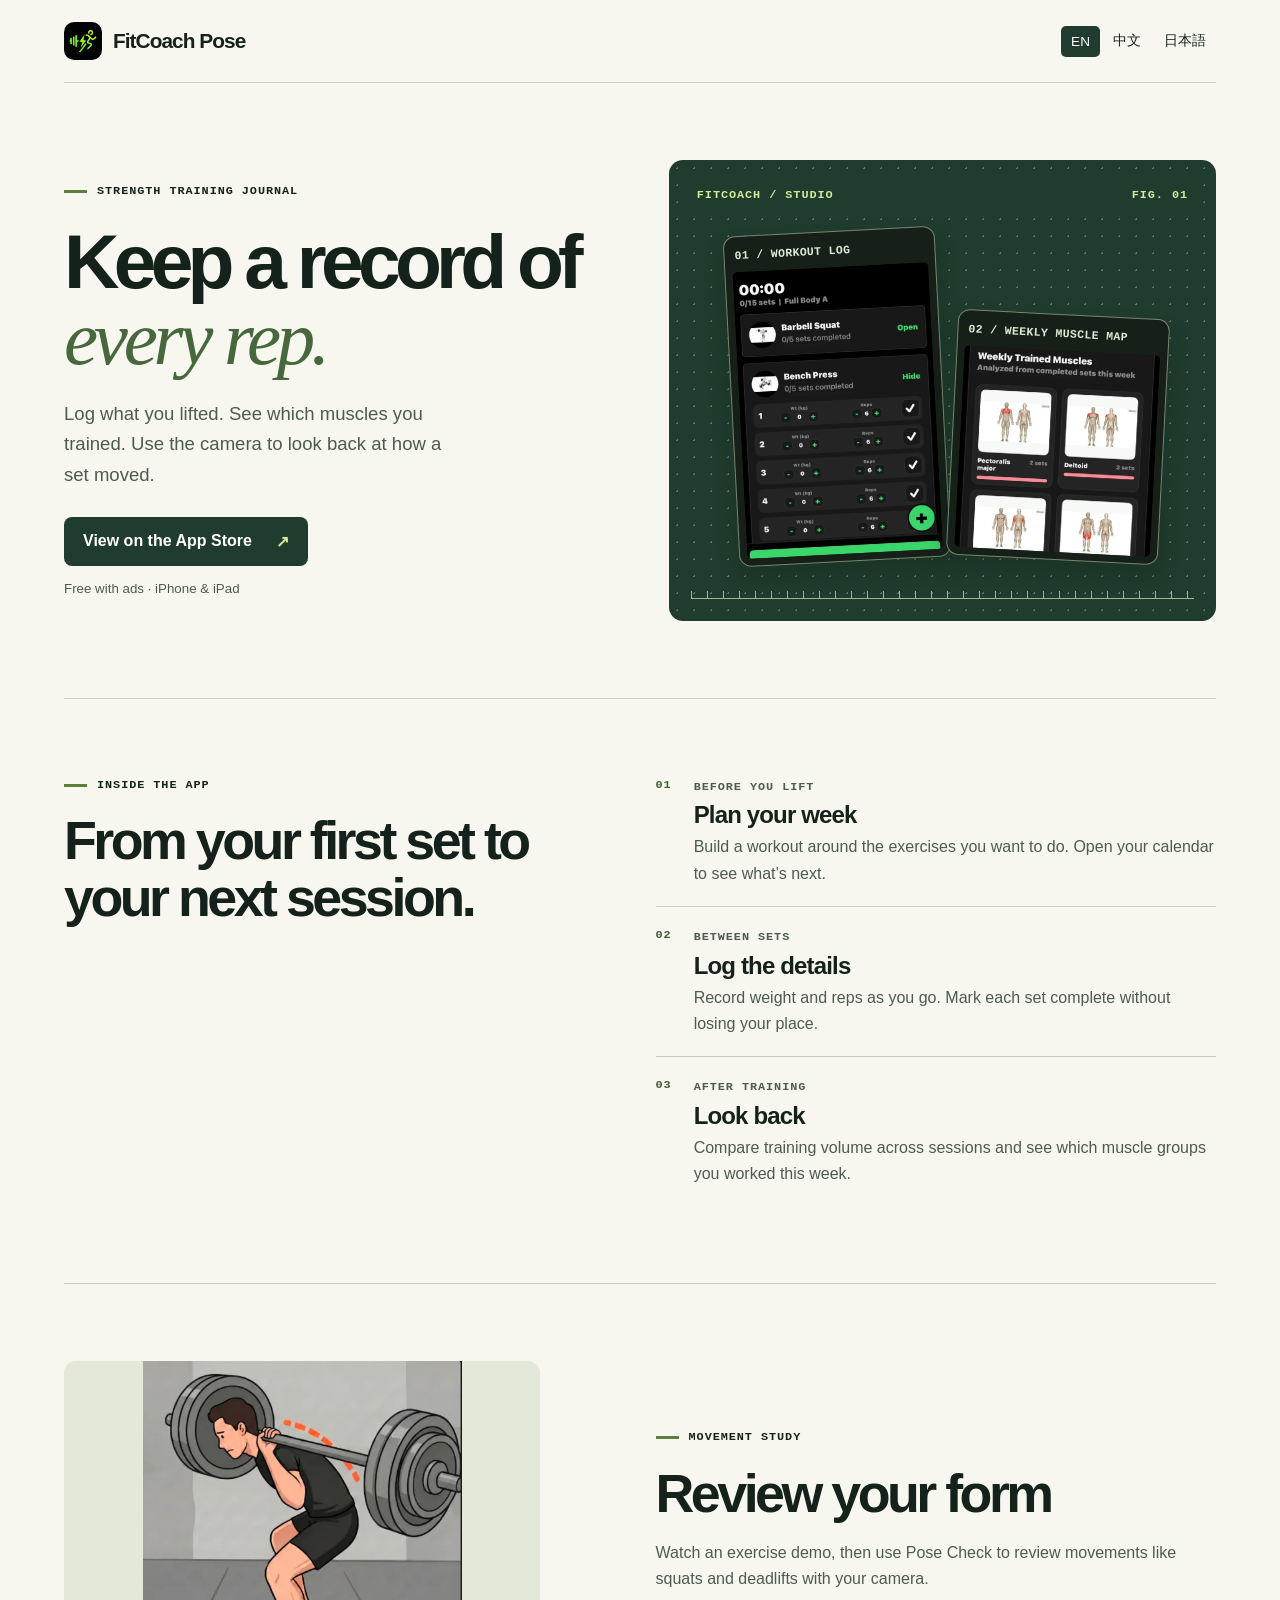
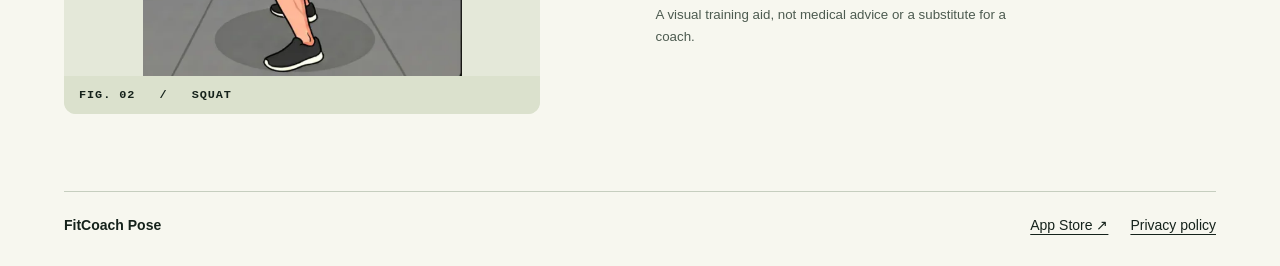
<file: index.html>
<!doctype html>
<html lang="en">
<head>
<meta charset="utf-8"><meta name="viewport" content="width=device-width,initial-scale=1">
<title>FitCoach Pose | Strength training log & form review</title><meta name="description" content="A strength training log for iPhone and iPad. Plan workouts, record sets, and review your form and weekly muscle activity.">
<link rel="canonical" href="https://woojingyuan.github.io/">
<link rel="alternate" hreflang="en" href="https://woojingyuan.github.io/">
<link rel="alternate" hreflang="zh-CN" href="https://woojingyuan.github.io/zh.html">
<link rel="alternate" hreflang="ja" href="https://woojingyuan.github.io/ja.html">
<meta property="og:title" content="FitCoach Pose | Strength training log & form review"><meta property="og:description" content="A strength training log for iPhone and iPad. Plan workouts, record sets, and review your form and weekly muscle activity.">
<link rel="icon" href="media/icon.png"><link rel="stylesheet" href="site.css">
</head><body>
<header class="wrap"><a class="brand" href="index.html"><img src="media/icon.png" width="38" height="38" alt=""> FitCoach Pose</a>
<nav aria-label="Language"><a lang="en" hreflang="en" href="index.html" aria-current="page">EN</a><a lang="zh-CN" hreflang="zh-CN" href="zh.html">中文</a><a lang="ja" hreflang="ja" href="ja.html">日本語</a></nav></header>
<main>
<section class="hero wrap"><div class="lead"><span class="kicker"><i></i>Strength training journal</span><h1>Keep a record of<br><em>every rep.</em></h1><p>Log what you lifted. See which muscles you trained. Use the camera to look back at how a set moved.</p><a class="cta" href="https://apps.apple.com/app/id6791921895">View on the App Store <b aria-hidden="true">↗</b></a><small>Free with ads · iPhone & iPad</small></div>
<div class="specimen"><div class="caption"><span>FITCOACH / STUDIO</span><span>FIG. 01</span></div>
<div class="views"><figure class="log"><figcaption>01 / Workout log</figcaption><img src="media/session.webp" width="566" height="832" alt="Training log showing exercises and sets"></figure><figure class="map"><figcaption>02 / Weekly muscle map</figcaption><img src="media/muscles.webp" width="566" height="586" alt="Muscle groups worked during the week"></figure></div>
<div class="ruler" aria-hidden="true"></div></div></section>
<section class="features wrap" id="features"><div><span class="kicker"><i></i>Inside the app</span><h2>From your first set to your next session.</h2></div>
<ol><li><span class="num">01</span><div><span class="eyebrow">Before you lift</span><h3>Plan your week</h3><p>Build a workout around the exercises you want to do. Open your calendar to see what’s next.</p></div></li><li><span class="num">02</span><div><span class="eyebrow">Between sets</span><h3>Log the details</h3><p>Record weight and reps as you go. Mark each set complete without losing your place.</p></div></li><li><span class="num">03</span><div><span class="eyebrow">After training</span><h3>Look back</h3><p>Compare training volume across sessions and see which muscle groups you worked this week.</p></div></li></ol></section>
<section class="study wrap"><figure><img loading="lazy" src="media/squat.webp" width="512" height="505" alt="Illustration from the squat form review"><figcaption>FIG. 02 &nbsp; / &nbsp; SQUAT</figcaption></figure><div><span class="kicker"><i></i>Movement study</span><h2>Review your form</h2><p>Watch an exercise demo, then use Pose Check to review movements like squats and deadlifts with your camera.</p><small>A visual training aid, not medical advice or a substitute for a coach.</small></div></section>
</main><footer class="wrap"><strong>FitCoach Pose</strong><a href="https://apps.apple.com/app/id6791921895">App Store ↗</a><a href="/fitcoach-privacy/">Privacy policy</a></footer>
</body></html>
</file>
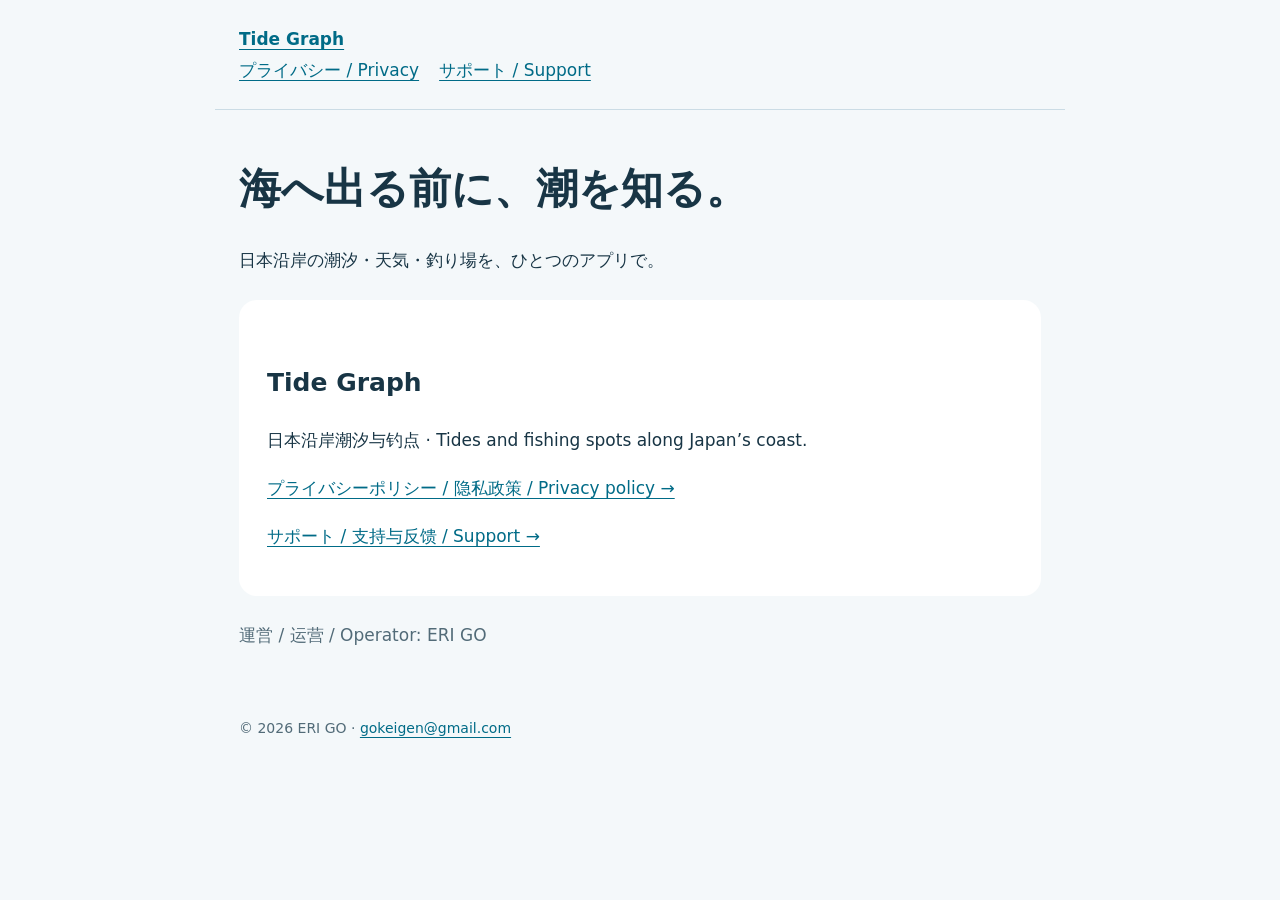
<file: tidegraph/index.html>
<!doctype html><html lang="ja"><head><meta charset="utf-8"><meta name="viewport" content="width=device-width,initial-scale=1"><meta name="description" content="Tide Graph — ERI GO. プライバシーポリシーとサポート / 隐私政策与支持 / Privacy and support"><title>Tide Graph · Tide Graph</title><link rel="stylesheet" href="site.css"></head><body><header><strong><a href="index.html">Tide Graph</a></strong><nav aria-label="Navigation"><a href="privacy.html">プライバシー / Privacy</a><a href="support.html">サポート / Support</a></nav></header><main><h1>海へ出る前に、潮を知る。</h1><p>日本沿岸の潮汐・天気・釣り場を、ひとつのアプリで。</p><section><h2>Tide Graph</h2><p>日本沿岸潮汐与钓点 · Tides and fishing spots along Japan’s coast.</p><p><a href="privacy.html">プライバシーポリシー / 隐私政策 / Privacy policy →</a></p><p><a href="support.html">サポート / 支持与反馈 / Support →</a></p></section><p class="muted">運営 / 运营 / Operator: ERI GO</p></main><footer>© 2026 ERI GO · <a href="mailto:gokeigen@gmail.com">gokeigen@gmail.com</a></footer></body></html>
</file>
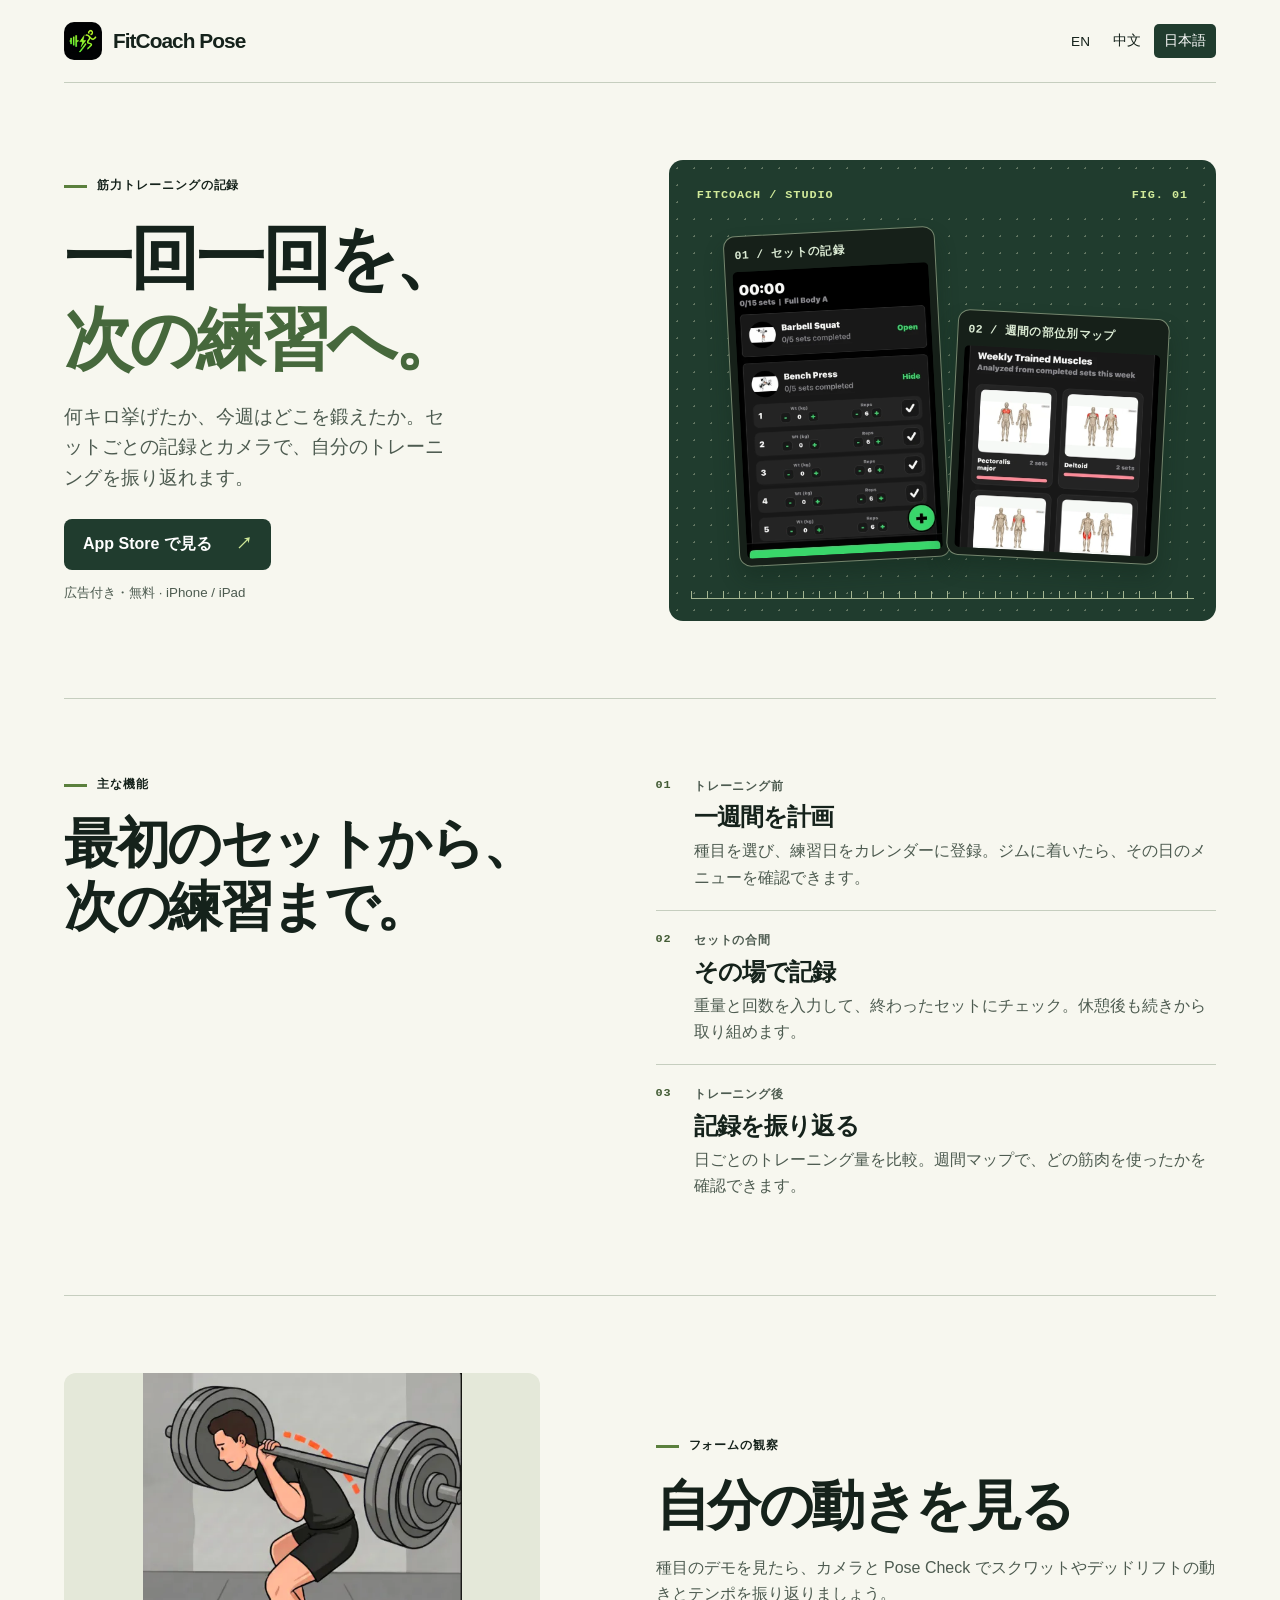
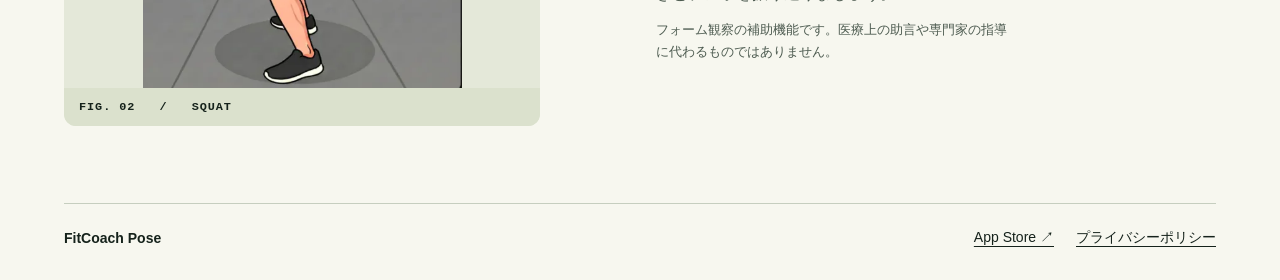
<file: ja.html>
<!doctype html>
<html lang="ja">
<head>
<meta charset="utf-8"><meta name="viewport" content="width=device-width,initial-scale=1">
<title>FitCoach Pose｜筋トレ記録とフォームチェック</title><meta name="description" content="iPhone・iPad のための筋トレ記録アプリ。メニューの計画からセットの記録、フォームや部位別の振り返りまで。">
<link rel="canonical" href="https://woojingyuan.github.io/ja.html">
<link rel="alternate" hreflang="en" href="https://woojingyuan.github.io/">
<link rel="alternate" hreflang="zh-CN" href="https://woojingyuan.github.io/zh.html">
<link rel="alternate" hreflang="ja" href="https://woojingyuan.github.io/ja.html">
<meta property="og:title" content="FitCoach Pose｜筋トレ記録とフォームチェック"><meta property="og:description" content="iPhone・iPad のための筋トレ記録アプリ。メニューの計画からセットの記録、フォームや部位別の振り返りまで。">
<link rel="icon" href="media/icon.png"><link rel="stylesheet" href="site.css">
</head><body>
<header class="wrap"><a class="brand" href="ja.html"><img src="media/icon.png" width="38" height="38" alt=""> FitCoach Pose</a>
<nav aria-label="Language"><a lang="en" hreflang="en" href="index.html">EN</a><a lang="zh-CN" hreflang="zh-CN" href="zh.html">中文</a><a lang="ja" hreflang="ja" href="ja.html" aria-current="page">日本語</a></nav></header>
<main>
<section class="hero wrap"><div class="lead"><span class="kicker"><i></i>筋力トレーニングの記録</span><h1>一回一回を、<br><em>次の練習へ。</em></h1><p>何キロ挙げたか、今週はどこを鍛えたか。セットごとの記録とカメラで、自分のトレーニングを振り返れます。</p><a class="cta" href="https://apps.apple.com/app/id6791921895">App Store で見る <b aria-hidden="true">↗</b></a><small>広告付き・無料 · iPhone / iPad</small></div>
<div class="specimen"><div class="caption"><span>FITCOACH / STUDIO</span><span>FIG. 01</span></div>
<div class="views"><figure class="log"><figcaption>01 / セットの記録</figcaption><img src="media/session.webp" width="566" height="832" alt="種目とセットのトレーニング記録"></figure><figure class="map"><figcaption>02 / 週間の部位別マップ</figcaption><img src="media/muscles.webp" width="566" height="586" alt="今週鍛えた筋肉のマップ"></figure></div>
<div class="ruler" aria-hidden="true"></div></div></section>
<section class="features wrap" id="features"><div><span class="kicker"><i></i>主な機能</span><h2>最初のセットから、次の練習まで。</h2></div>
<ol><li><span class="num">01</span><div><span class="eyebrow">トレーニング前</span><h3>一週間を計画</h3><p>種目を選び、練習日をカレンダーに登録。ジムに着いたら、その日のメニューを確認できます。</p></div></li><li><span class="num">02</span><div><span class="eyebrow">セットの合間</span><h3>その場で記録</h3><p>重量と回数を入力して、終わったセットにチェック。休憩後も続きから取り組めます。</p></div></li><li><span class="num">03</span><div><span class="eyebrow">トレーニング後</span><h3>記録を振り返る</h3><p>日ごとのトレーニング量を比較。週間マップで、どの筋肉を使ったかを確認できます。</p></div></li></ol></section>
<section class="study wrap"><figure><img loading="lazy" src="media/squat.webp" width="512" height="505" alt="スクワットのフォームを示すアプリ内のイラスト"><figcaption>FIG. 02 &nbsp; / &nbsp; SQUAT</figcaption></figure><div><span class="kicker"><i></i>フォームの観察</span><h2>自分の動きを見る</h2><p>種目のデモを見たら、カメラと Pose Check でスクワットやデッドリフトの動きとテンポを振り返りましょう。</p><small>フォーム観察の補助機能です。医療上の助言や専門家の指導に代わるものではありません。</small></div></section>
</main><footer class="wrap"><strong>FitCoach Pose</strong><a href="https://apps.apple.com/app/id6791921895">App Store ↗</a><a href="/fitcoach-privacy/">プライバシーポリシー</a></footer>
</body></html>
</file>
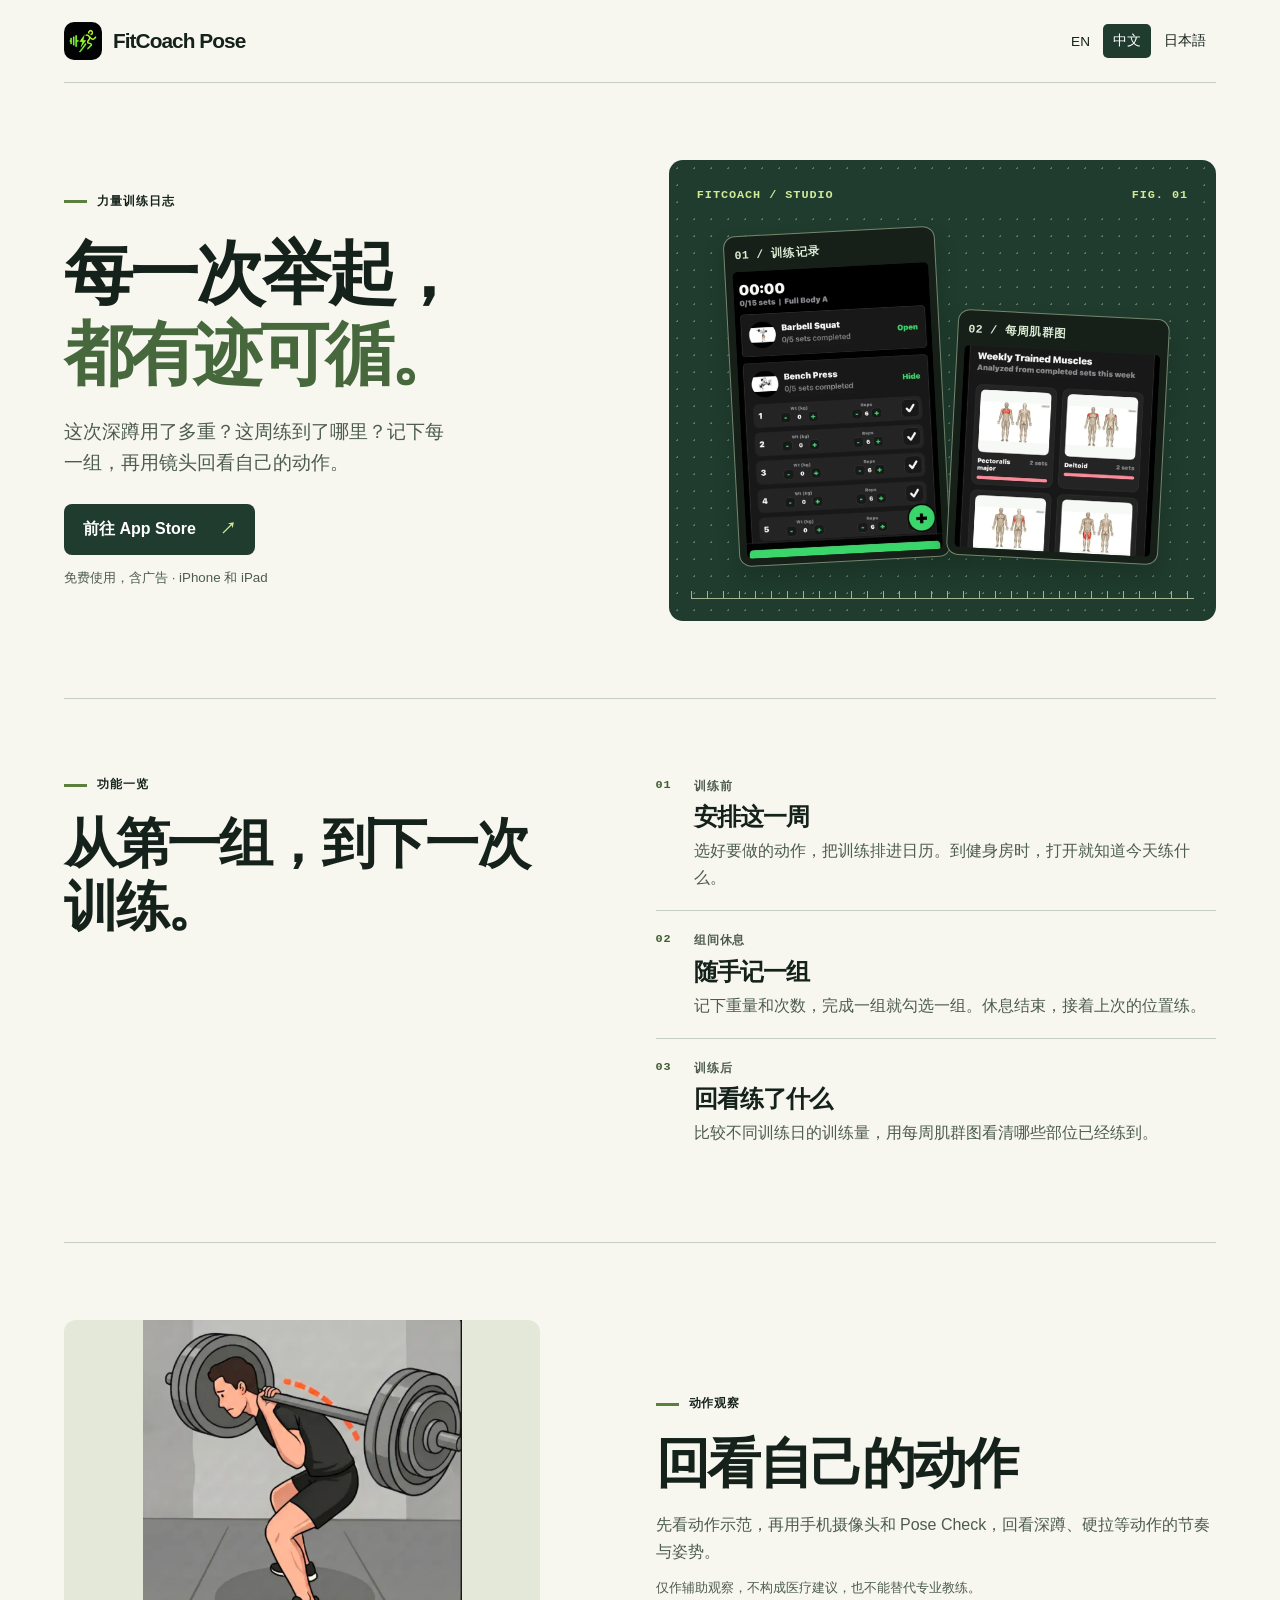
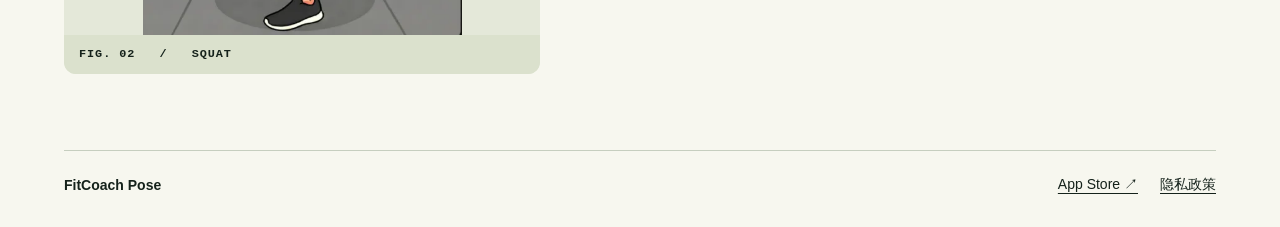
<file: zh.html>
<!doctype html>
<html lang="zh-CN">
<head>
<meta charset="utf-8"><meta name="viewport" content="width=device-width,initial-scale=1">
<title>FitCoach Pose｜力量训练记录与动作回看</title><meta name="description" content="为 iPhone 和 iPad 设计的力量训练日志。安排训练、记录每组重量与次数，回看动作和一周的肌群分布。">
<link rel="canonical" href="https://woojingyuan.github.io/zh.html">
<link rel="alternate" hreflang="en" href="https://woojingyuan.github.io/">
<link rel="alternate" hreflang="zh-CN" href="https://woojingyuan.github.io/zh.html">
<link rel="alternate" hreflang="ja" href="https://woojingyuan.github.io/ja.html">
<meta property="og:title" content="FitCoach Pose｜力量训练记录与动作回看"><meta property="og:description" content="为 iPhone 和 iPad 设计的力量训练日志。安排训练、记录每组重量与次数，回看动作和一周的肌群分布。">
<link rel="icon" href="media/icon.png"><link rel="stylesheet" href="site.css">
</head><body>
<header class="wrap"><a class="brand" href="zh.html"><img src="media/icon.png" width="38" height="38" alt=""> FitCoach Pose</a>
<nav aria-label="Language"><a lang="en" hreflang="en" href="index.html">EN</a><a lang="zh-CN" hreflang="zh-CN" href="zh.html" aria-current="page">中文</a><a lang="ja" hreflang="ja" href="ja.html">日本語</a></nav></header>
<main>
<section class="hero wrap"><div class="lead"><span class="kicker"><i></i>力量训练日志</span><h1>每一次举起，<br><em>都有迹可循。</em></h1><p>这次深蹲用了多重？这周练到了哪里？记下每一组，再用镜头回看自己的动作。</p><a class="cta" href="https://apps.apple.com/app/id6791921895">前往 App Store <b aria-hidden="true">↗</b></a><small>免费使用，含广告 · iPhone 和 iPad</small></div>
<div class="specimen"><div class="caption"><span>FITCOACH / STUDIO</span><span>FIG. 01</span></div>
<div class="views"><figure class="log"><figcaption>01 / 训练记录</figcaption><img src="media/session.webp" width="566" height="832" alt="显示训练动作与组数的记录页面"></figure><figure class="map"><figcaption>02 / 每周肌群图</figcaption><img src="media/muscles.webp" width="566" height="586" alt="本周训练涉及的肌群"></figure></div>
<div class="ruler" aria-hidden="true"></div></div></section>
<section class="features wrap" id="features"><div><span class="kicker"><i></i>功能一览</span><h2>从第一组，到下一次训练。</h2></div>
<ol><li><span class="num">01</span><div><span class="eyebrow">训练前</span><h3>安排这一周</h3><p>选好要做的动作，把训练排进日历。到健身房时，打开就知道今天练什么。</p></div></li><li><span class="num">02</span><div><span class="eyebrow">组间休息</span><h3>随手记一组</h3><p>记下重量和次数，完成一组就勾选一组。休息结束，接着上次的位置练。</p></div></li><li><span class="num">03</span><div><span class="eyebrow">训练后</span><h3>回看练了什么</h3><p>比较不同训练日的训练量，用每周肌群图看清哪些部位已经练到。</p></div></li></ol></section>
<section class="study wrap"><figure><img loading="lazy" src="media/squat.webp" width="512" height="505" alt="App 内用于深蹲姿势观察的插图"><figcaption>FIG. 02 &nbsp; / &nbsp; SQUAT</figcaption></figure><div><span class="kicker"><i></i>动作观察</span><h2>回看自己的动作</h2><p>先看动作示范，再用手机摄像头和 Pose Check，回看深蹲、硬拉等动作的节奏与姿势。</p><small>仅作辅助观察，不构成医疗建议，也不能替代专业教练。</small></div></section>
</main><footer class="wrap"><strong>FitCoach Pose</strong><a href="https://apps.apple.com/app/id6791921895">App Store ↗</a><a href="/fitcoach-privacy/">隐私政策</a></footer>
</body></html>
</file>
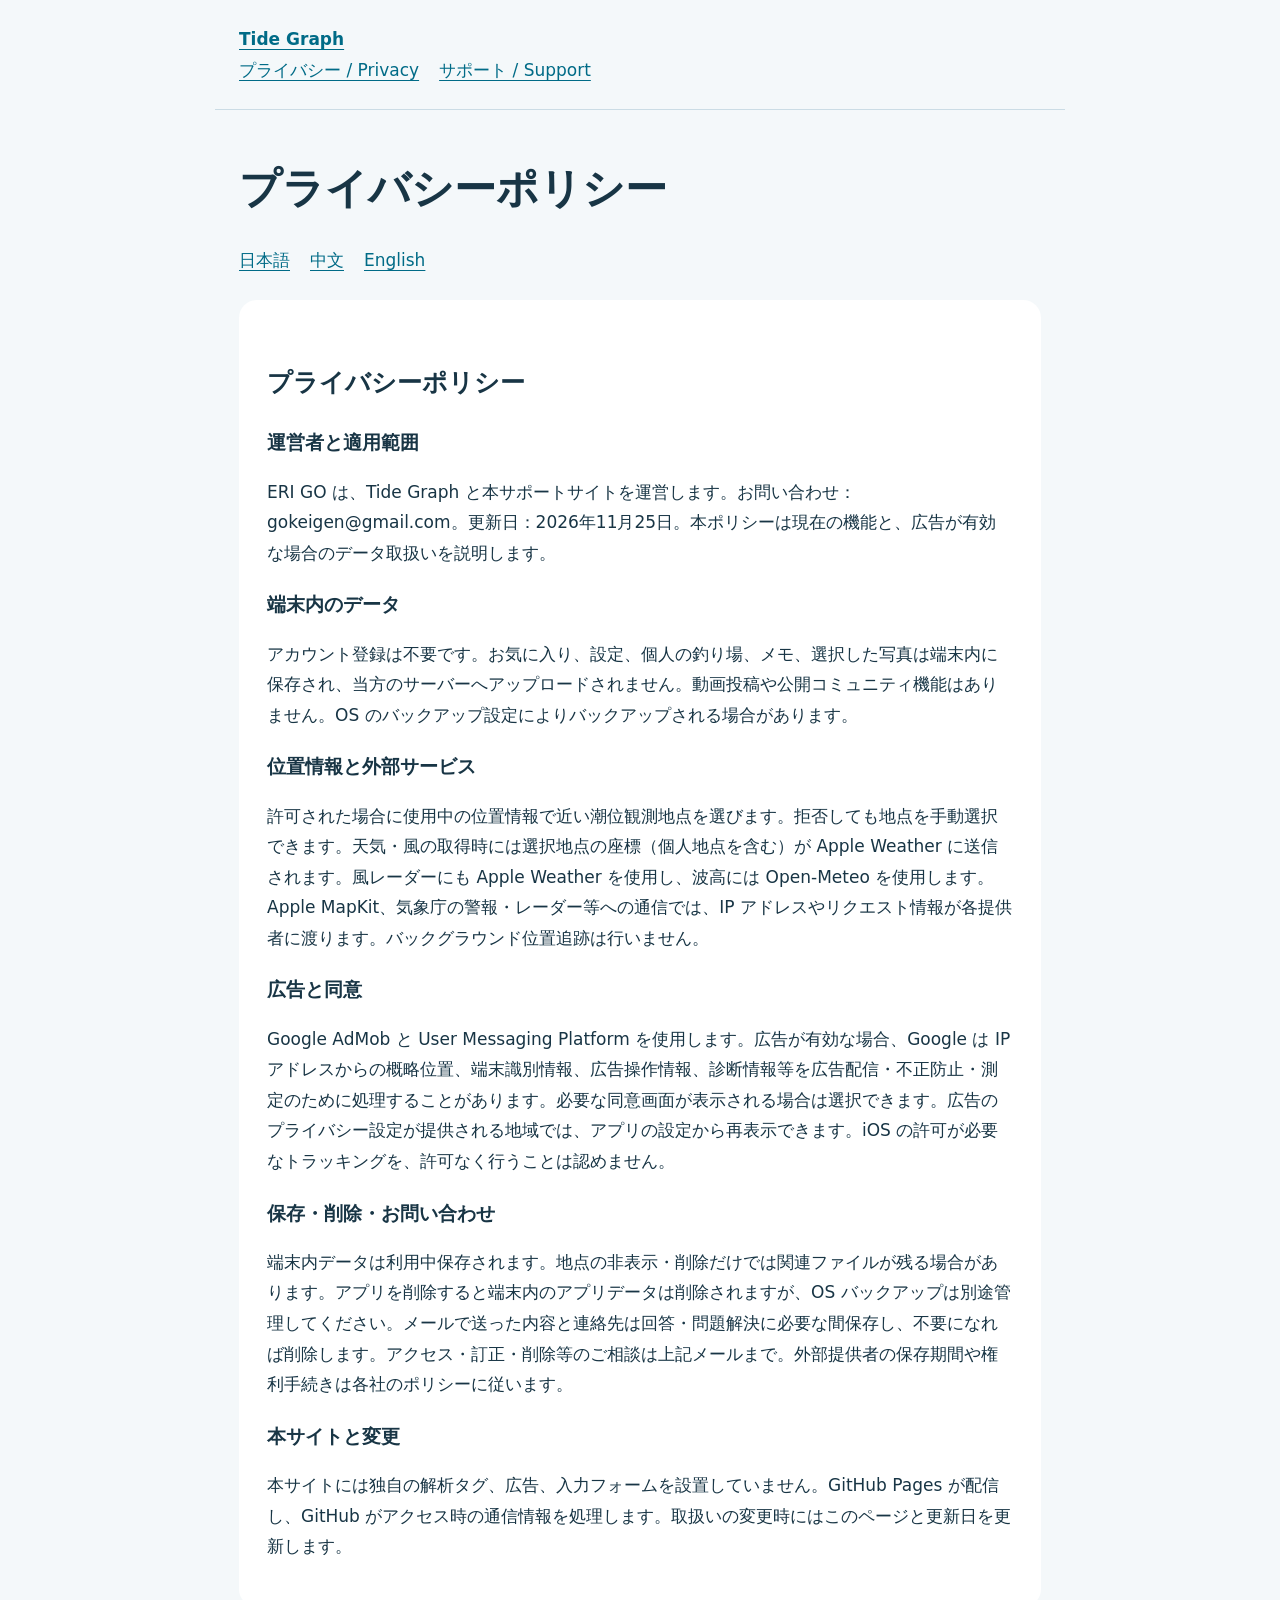
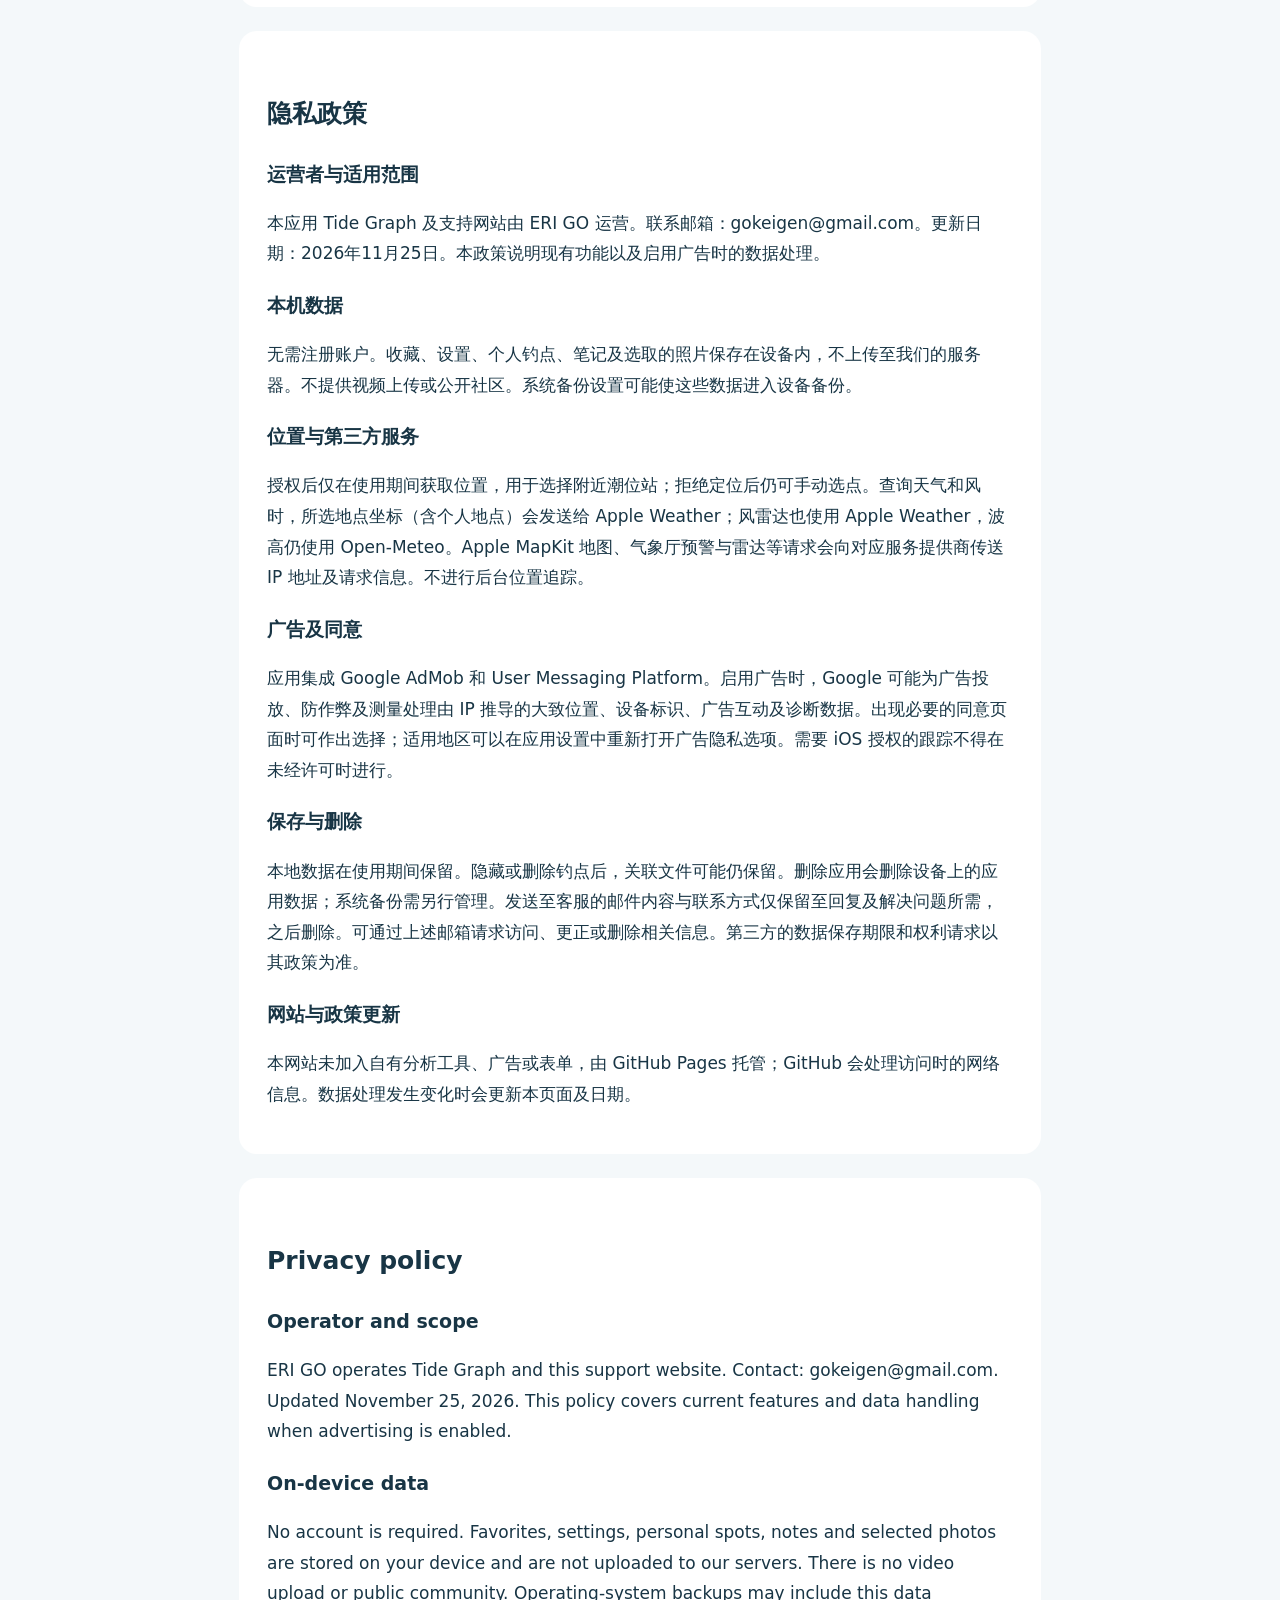
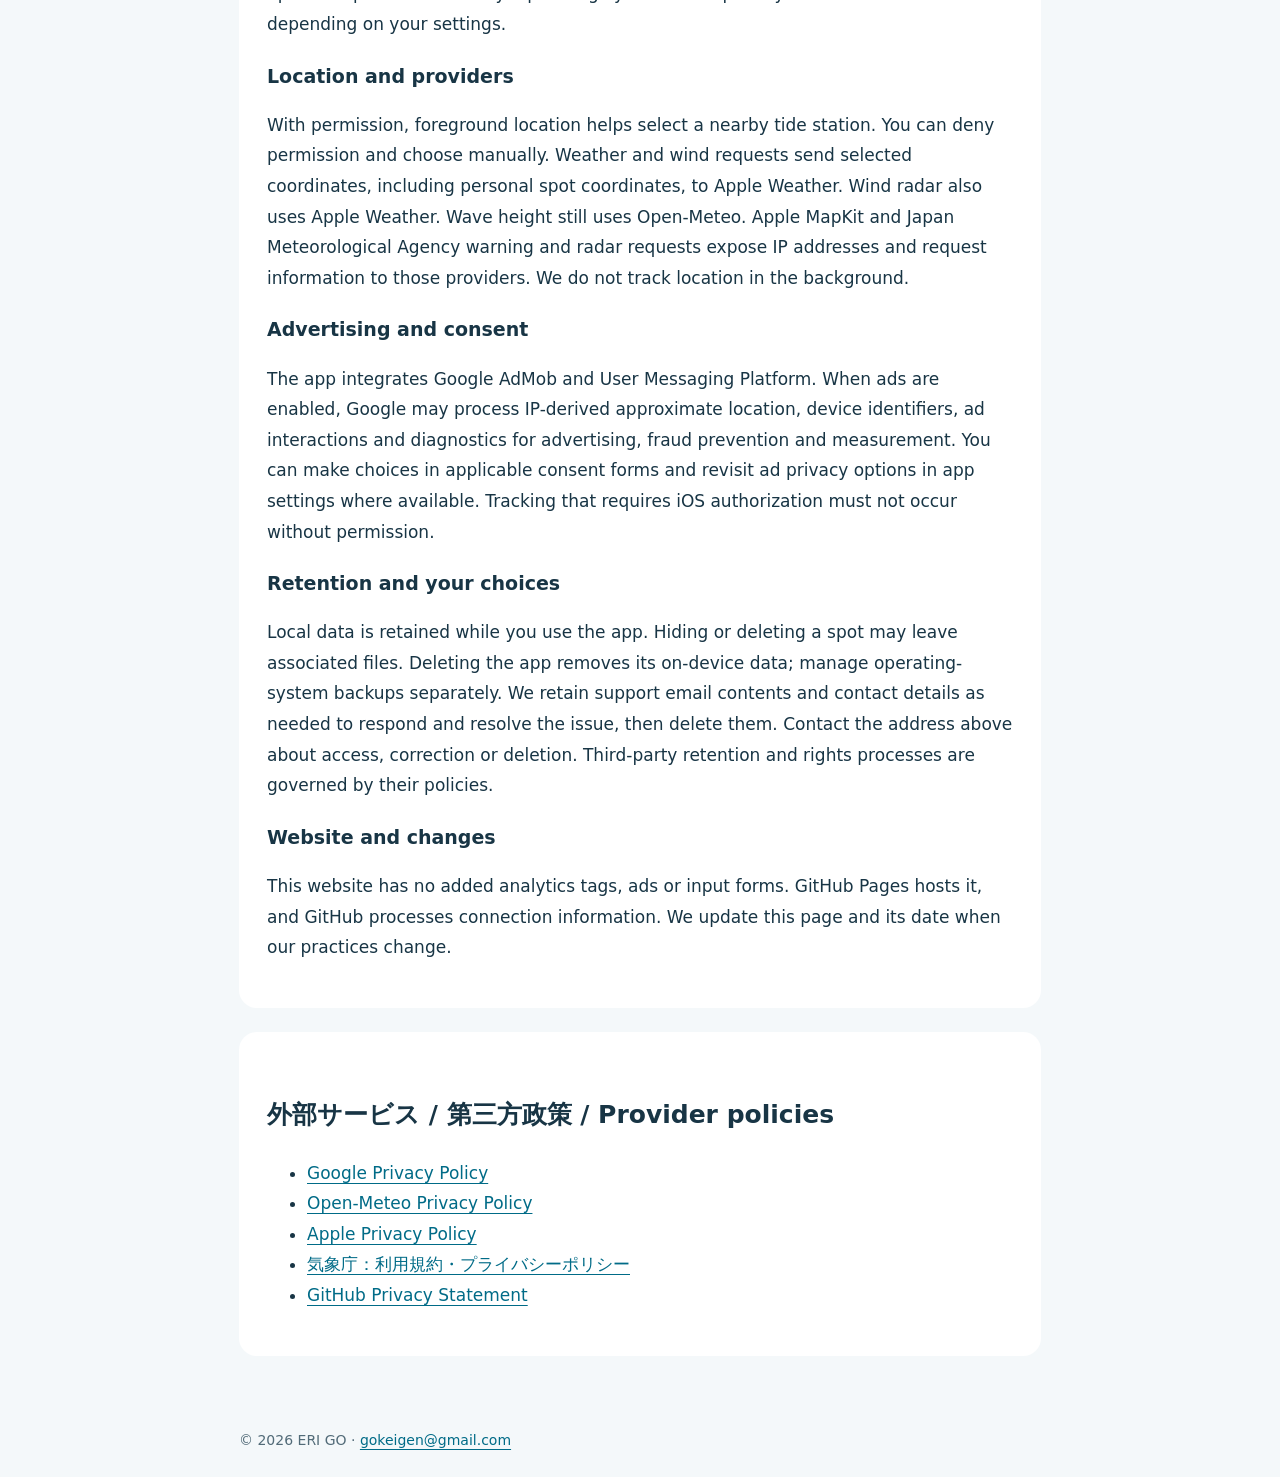
<file: tidegraph/privacy.html>
<!doctype html><html lang="ja"><head><meta charset="utf-8"><meta name="viewport" content="width=device-width,initial-scale=1"><meta name="description" content="Tide Graph — ERI GO. プライバシーポリシーとサポート / 隐私政策与支持 / Privacy and support"><title>Privacy · Tide Graph</title><link rel="stylesheet" href="site.css"></head><body><header><strong><a href="index.html">Tide Graph</a></strong><nav aria-label="Navigation"><a href="privacy.html">プライバシー / Privacy</a><a href="support.html">サポート / Support</a></nav></header><main><h1>プライバシーポリシー</h1><nav aria-label="Language"><a href="#ja">日本語</a><a href="#zh">中文</a><a href="#en">English</a></nav><section id="ja" lang="ja"><h2>プライバシーポリシー</h2><h3>運営者と適用範囲</h3><p>ERI GO は、Tide Graph と本サポートサイトを運営します。お問い合わせ：gokeigen@gmail.com。更新日：2026年11月25日。本ポリシーは現在の機能と、広告が有効な場合のデータ取扱いを説明します。</p><h3>端末内のデータ</h3><p>アカウント登録は不要です。お気に入り、設定、個人の釣り場、メモ、選択した写真は端末内に保存され、当方のサーバーへアップロードされません。動画投稿や公開コミュニティ機能はありません。OS のバックアップ設定によりバックアップされる場合があります。</p><h3>位置情報と外部サービス</h3><p>許可された場合に使用中の位置情報で近い潮位観測地点を選びます。拒否しても地点を手動選択できます。天気・風の取得時には選択地点の座標（個人地点を含む）が Apple Weather に送信されます。風レーダーにも Apple Weather を使用し、波高には Open-Meteo を使用します。Apple MapKit、気象庁の警報・レーダー等への通信では、IP アドレスやリクエスト情報が各提供者に渡ります。バックグラウンド位置追跡は行いません。</p><h3>広告と同意</h3><p>Google AdMob と User Messaging Platform を使用します。広告が有効な場合、Google は IP アドレスからの概略位置、端末識別情報、広告操作情報、診断情報等を広告配信・不正防止・測定のために処理することがあります。必要な同意画面が表示される場合は選択できます。広告のプライバシー設定が提供される地域では、アプリの設定から再表示できます。iOS の許可が必要なトラッキングを、許可なく行うことは認めません。</p><h3>保存・削除・お問い合わせ</h3><p>端末内データは利用中保存されます。地点の非表示・削除だけでは関連ファイルが残る場合があります。アプリを削除すると端末内のアプリデータは削除されますが、OS バックアップは別途管理してください。メールで送った内容と連絡先は回答・問題解決に必要な間保存し、不要になれば削除します。アクセス・訂正・削除等のご相談は上記メールまで。外部提供者の保存期間や権利手続きは各社のポリシーに従います。</p><h3>本サイトと変更</h3><p>本サイトには独自の解析タグ、広告、入力フォームを設置していません。GitHub Pages が配信し、GitHub がアクセス時の通信情報を処理します。取扱いの変更時にはこのページと更新日を更新します。</p></section><section id="zh" lang="zh-Hans"><h2>隐私政策</h2><h3>运营者与适用范围</h3><p>本应用 Tide Graph 及支持网站由 ERI GO 运营。联系邮箱：gokeigen@gmail.com。更新日期：2026年11月25日。本政策说明现有功能以及启用广告时的数据处理。</p><h3>本机数据</h3><p>无需注册账户。收藏、设置、个人钓点、笔记及选取的照片保存在设备内，不上传至我们的服务器。不提供视频上传或公开社区。系统备份设置可能使这些数据进入设备备份。</p><h3>位置与第三方服务</h3><p>授权后仅在使用期间获取位置，用于选择附近潮位站；拒绝定位后仍可手动选点。查询天气和风时，所选地点坐标（含个人地点）会发送给 Apple Weather；风雷达也使用 Apple Weather，波高仍使用 Open-Meteo。Apple MapKit 地图、气象厅预警与雷达等请求会向对应服务提供商传送 IP 地址及请求信息。不进行后台位置追踪。</p><h3>广告及同意</h3><p>应用集成 Google AdMob 和 User Messaging Platform。启用广告时，Google 可能为广告投放、防作弊及测量处理由 IP 推导的大致位置、设备标识、广告互动及诊断数据。出现必要的同意页面时可作出选择；适用地区可以在应用设置中重新打开广告隐私选项。需要 iOS 授权的跟踪不得在未经许可时进行。</p><h3>保存与删除</h3><p>本地数据在使用期间保留。隐藏或删除钓点后，关联文件可能仍保留。删除应用会删除设备上的应用数据；系统备份需另行管理。发送至客服的邮件内容与联系方式仅保留至回复及解决问题所需，之后删除。可通过上述邮箱请求访问、更正或删除相关信息。第三方的数据保存期限和权利请求以其政策为准。</p><h3>网站与政策更新</h3><p>本网站未加入自有分析工具、广告或表单，由 GitHub Pages 托管；GitHub 会处理访问时的网络信息。数据处理发生变化时会更新本页面及日期。</p></section><section id="en" lang="en"><h2>Privacy policy</h2><h3>Operator and scope</h3><p>ERI GO operates Tide Graph and this support website. Contact: gokeigen@gmail.com. Updated November 25, 2026. This policy covers current features and data handling when advertising is enabled.</p><h3>On-device data</h3><p>No account is required. Favorites, settings, personal spots, notes and selected photos are stored on your device and are not uploaded to our servers. There is no video upload or public community. Operating-system backups may include this data depending on your settings.</p><h3>Location and providers</h3><p>With permission, foreground location helps select a nearby tide station. You can deny permission and choose manually. Weather and wind requests send selected coordinates, including personal spot coordinates, to Apple Weather. Wind radar also uses Apple Weather. Wave height still uses Open-Meteo. Apple MapKit and Japan Meteorological Agency warning and radar requests expose IP addresses and request information to those providers. We do not track location in the background.</p><h3>Advertising and consent</h3><p>The app integrates Google AdMob and User Messaging Platform. When ads are enabled, Google may process IP-derived approximate location, device identifiers, ad interactions and diagnostics for advertising, fraud prevention and measurement. You can make choices in applicable consent forms and revisit ad privacy options in app settings where available. Tracking that requires iOS authorization must not occur without permission.</p><h3>Retention and your choices</h3><p>Local data is retained while you use the app. Hiding or deleting a spot may leave associated files. Deleting the app removes its on-device data; manage operating-system backups separately. We retain support email contents and contact details as needed to respond and resolve the issue, then delete them. Contact the address above about access, correction or deletion. Third-party retention and rights processes are governed by their policies.</p><h3>Website and changes</h3><p>This website has no added analytics tags, ads or input forms. GitHub Pages hosts it, and GitHub processes connection information. We update this page and its date when our practices change.</p></section><section><h2>外部サービス / 第三方政策 / Provider policies</h2><ul><li><a href="https://policies.google.com/privacy">Google Privacy Policy</a></li><li><a href="https://open-meteo.com/en/privacy">Open-Meteo Privacy Policy</a></li><li><a href="https://www.apple.com/legal/privacy/">Apple Privacy Policy</a></li><li><a href="https://www.jma.go.jp/jma/kishou/info/coment.html">気象庁：利用規約・プライバシーポリシー</a></li><li><a href="https://docs.github.com/en/site-policy/privacy-policies/github-general-privacy-statement">GitHub Privacy Statement</a></li></ul></section></main><footer>© 2026 ERI GO · <a href="mailto:gokeigen@gmail.com">gokeigen@gmail.com</a></footer></body></html>
</file>
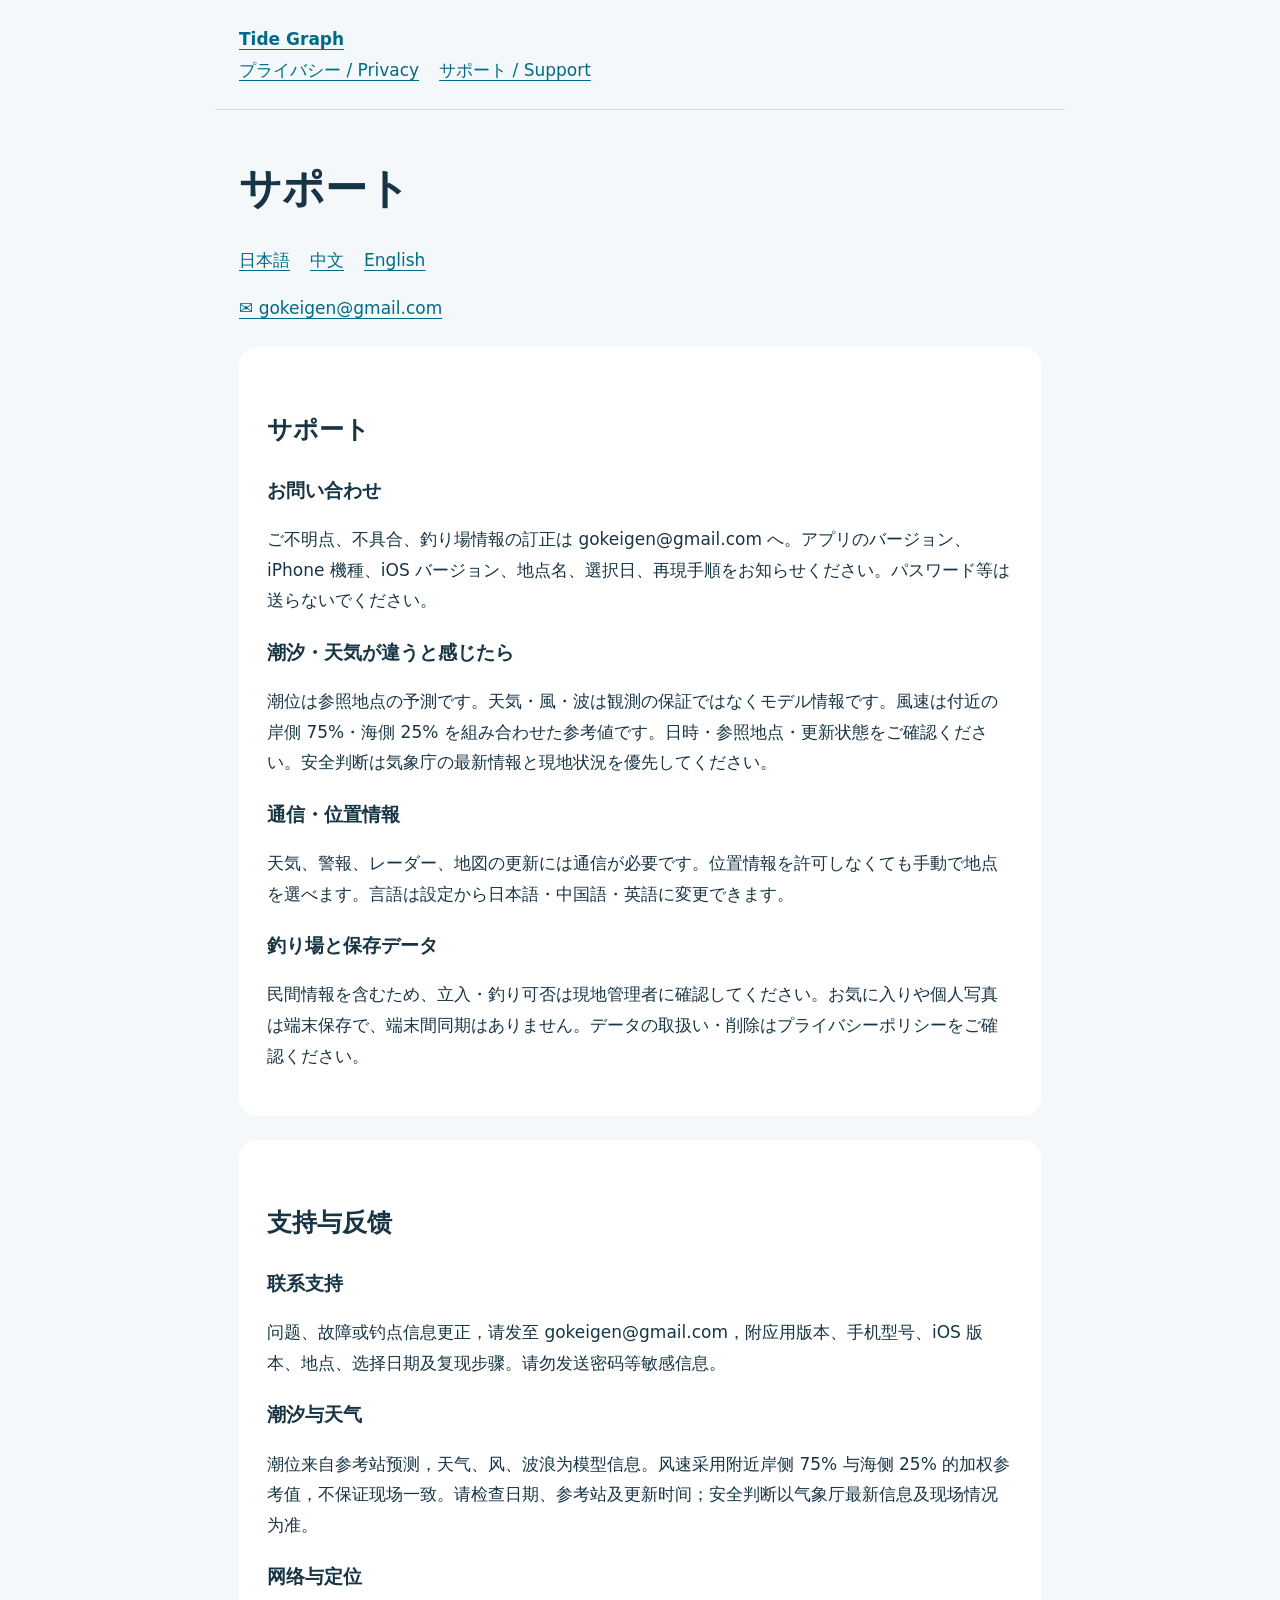
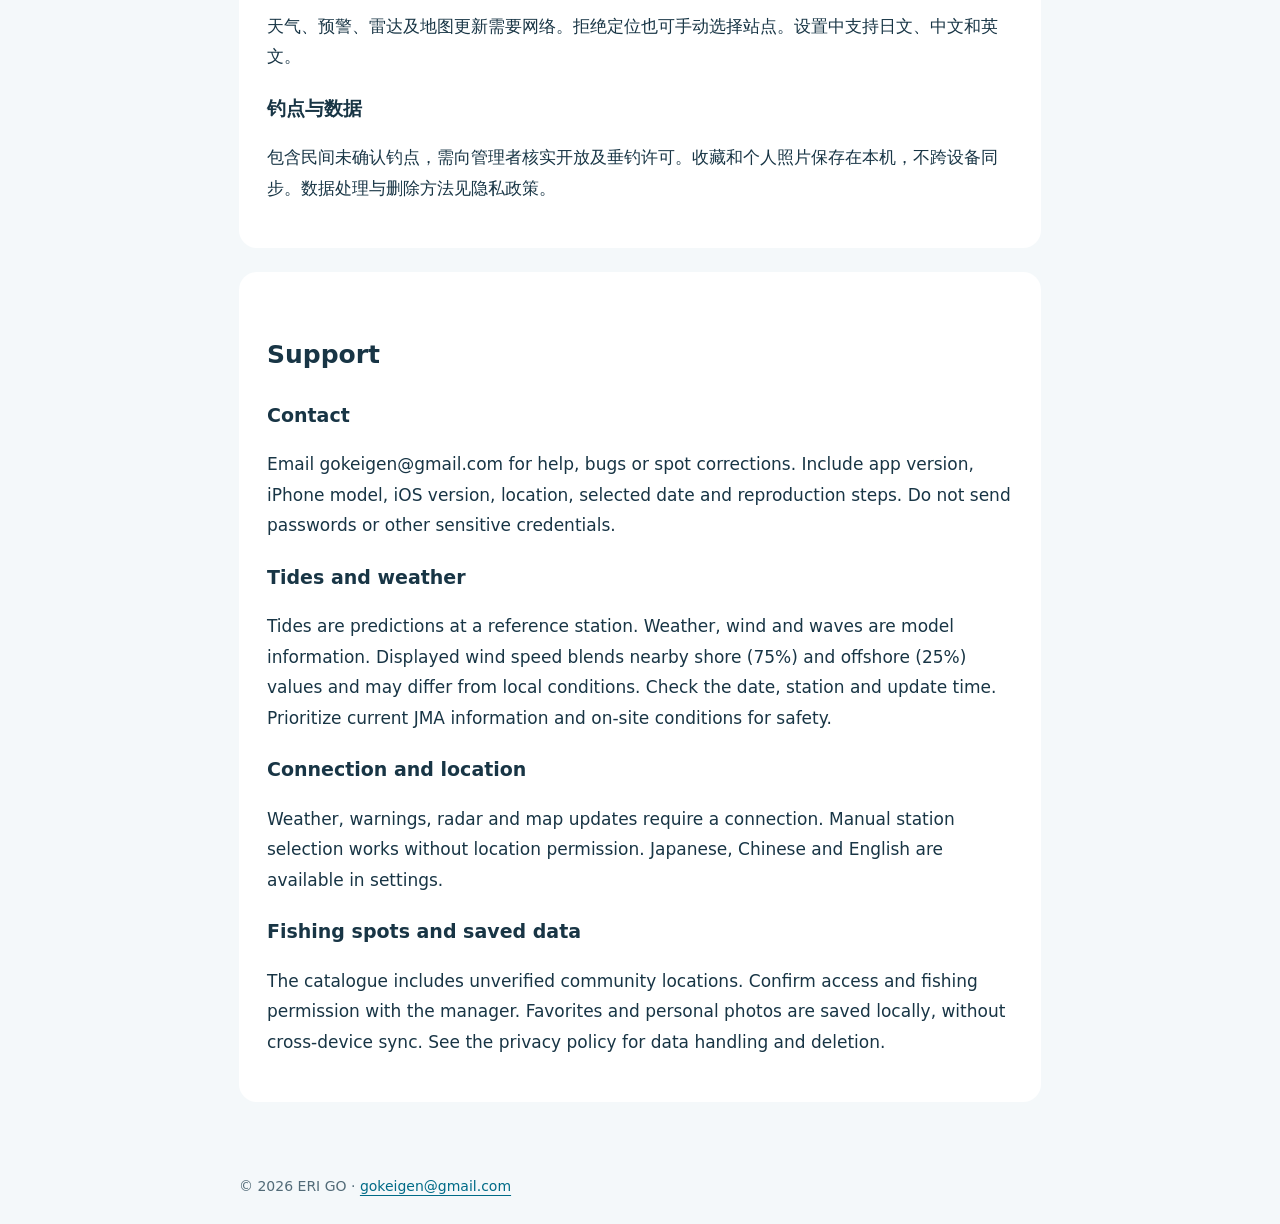
<file: tidegraph/support.html>
<!doctype html><html lang="ja"><head><meta charset="utf-8"><meta name="viewport" content="width=device-width,initial-scale=1"><meta name="description" content="Tide Graph — ERI GO. プライバシーポリシーとサポート / 隐私政策与支持 / Privacy and support"><title>Support · Tide Graph</title><link rel="stylesheet" href="site.css"></head><body><header><strong><a href="index.html">Tide Graph</a></strong><nav aria-label="Navigation"><a href="privacy.html">プライバシー / Privacy</a><a href="support.html">サポート / Support</a></nav></header><main><h1>サポート</h1><nav aria-label="Language"><a href="#ja">日本語</a><a href="#zh">中文</a><a href="#en">English</a></nav><p><a href="mailto:gokeigen@gmail.com">✉ gokeigen@gmail.com</a></p><section id="ja" lang="ja"><h2>サポート</h2><h3>お問い合わせ</h3><p>ご不明点、不具合、釣り場情報の訂正は gokeigen@gmail.com へ。アプリのバージョン、iPhone 機種、iOS バージョン、地点名、選択日、再現手順をお知らせください。パスワード等は送らないでください。</p><h3>潮汐・天気が違うと感じたら</h3><p>潮位は参照地点の予測です。天気・風・波は観測の保証ではなくモデル情報です。風速は付近の岸側 75%・海側 25% を組み合わせた参考値です。日時・参照地点・更新状態をご確認ください。安全判断は気象庁の最新情報と現地状況を優先してください。</p><h3>通信・位置情報</h3><p>天気、警報、レーダー、地図の更新には通信が必要です。位置情報を許可しなくても手動で地点を選べます。言語は設定から日本語・中国語・英語に変更できます。</p><h3>釣り場と保存データ</h3><p>民間情報を含むため、立入・釣り可否は現地管理者に確認してください。お気に入りや個人写真は端末保存で、端末間同期はありません。データの取扱い・削除はプライバシーポリシーをご確認ください。</p></section><section id="zh" lang="zh-Hans"><h2>支持与反馈</h2><h3>联系支持</h3><p>问题、故障或钓点信息更正，请发至 gokeigen@gmail.com，附应用版本、手机型号、iOS 版本、地点、选择日期及复现步骤。请勿发送密码等敏感信息。</p><h3>潮汐与天气</h3><p>潮位来自参考站预测，天气、风、波浪为模型信息。风速采用附近岸侧 75% 与海侧 25% 的加权参考值，不保证现场一致。请检查日期、参考站及更新时间；安全判断以气象厅最新信息及现场情况为准。</p><h3>网络与定位</h3><p>天气、预警、雷达及地图更新需要网络。拒绝定位也可手动选择站点。设置中支持日文、中文和英文。</p><h3>钓点与数据</h3><p>包含民间未确认钓点，需向管理者核实开放及垂钓许可。收藏和个人照片保存在本机，不跨设备同步。数据处理与删除方法见隐私政策。</p></section><section id="en" lang="en"><h2>Support</h2><h3>Contact</h3><p>Email gokeigen@gmail.com for help, bugs or spot corrections. Include app version, iPhone model, iOS version, location, selected date and reproduction steps. Do not send passwords or other sensitive credentials.</p><h3>Tides and weather</h3><p>Tides are predictions at a reference station. Weather, wind and waves are model information. Displayed wind speed blends nearby shore (75%) and offshore (25%) values and may differ from local conditions. Check the date, station and update time. Prioritize current JMA information and on-site conditions for safety.</p><h3>Connection and location</h3><p>Weather, warnings, radar and map updates require a connection. Manual station selection works without location permission. Japanese, Chinese and English are available in settings.</p><h3>Fishing spots and saved data</h3><p>The catalogue includes unverified community locations. Confirm access and fishing permission with the manager. Favorites and personal photos are saved locally, without cross-device sync. See the privacy policy for data handling and deletion.</p></section></main><footer>© 2026 ERI GO · <a href="mailto:gokeigen@gmail.com">gokeigen@gmail.com</a></footer></body></html>
</file>
<file: site.css>
:root{--ink:#15221b;--paper:#f7f7ef;--pine:#203c2e;--lime:#d0e999;--muted:#4d5b50;--line:#c6cebf;font-family:"Helvetica Neue",Arial,"Hiragino Sans","PingFang SC",sans-serif;color:var(--ink);background:var(--paper)}
*{box-sizing:border-box}body,figure,h1,h2,h3,p,ol{margin:0}a{color:inherit;text-underline-offset:.28em}a:focus-visible{outline:3px solid #639333;outline-offset:4px}.wrap{width:min(1160px,90%);margin-inline:auto}
header,footer,.brand,nav,.caption,.kicker,.cta{display:flex;align-items:center}header{justify-content:space-between;padding:22px 0;border-bottom:1px solid var(--line)}.brand{gap:11px;text-decoration:none;font-weight:750;letter-spacing:-.045em;font-size:1.3rem}.brand img{border-radius:10px}nav{gap:3px}nav a{padding:8px 10px;font-size:.85rem;text-decoration:none;border-radius:5px}nav a[aria-current],nav a:hover{background:var(--pine);color:white}
.hero{display:grid;grid-template-columns:1fr 1fr;align-items:center;gap:5%;padding-block:clamp(40px,6vw,85px)}.kicker,.caption,.eyebrow,figcaption,.num{font:650 .74rem/1.55 ui-monospace,monospace;text-transform:uppercase;letter-spacing:.08em}.kicker{gap:10px}.kicker i{width:23px;height:3px;background:#5b803d}.lead h1{font-size:clamp(3.5rem,6vw,5.8rem);letter-spacing:-.075em;line-height:.99;margin:22px 0}.lead em{font-family:Georgia,serif;font-weight:normal;letter-spacing:-.055em;color:#46683c}.lead p,.study p,li p{line-height:1.65;color:var(--muted)}.lead p{max-width:38ch;font-size:1.16rem}.cta{width:fit-content;gap:24px;background:var(--pine);color:white;padding:15px 19px;text-decoration:none;border-radius:8px;font-weight:650;margin-top:26px}.cta:hover{background:#31533d}.cta:active{transform:scale(.98)}.cta b{color:var(--lime)}small{display:block;color:var(--muted);line-height:1.6;margin-top:12px}
.specimen{background-color:var(--pine);background-image:radial-gradient(#617561 1px,transparent 1px);background-size:17px 17px;color:var(--lime);border-radius:14px;position:relative;overflow:hidden;padding:22px}.caption{justify-content:space-between;background:var(--pine);padding:4px 6px}.views{position:relative;width:min(100%,460px);aspect-ratio:1.2;margin:auto}.views figure{position:absolute;background:#162019;border:1px solid #75866e;padding:7px;overflow:hidden;border-radius:12px;box-shadow:0 12px 20px #10231755}.views img{display:block;width:100%;height:auto;border-radius:5px}.views figcaption{font-size:clamp(.57rem,1vw,.72rem);padding:3px 3px 7px;color:#dbebd4;letter-spacing:.03em}.log{width:46%;left:4%;top:6%;transform:rotate(-3deg)}.map{width:46%;right:2%;bottom:8%;transform:rotate(3deg)}.ruler{height:8px;border-bottom:1px solid #a3b591;background:repeating-linear-gradient(90deg,#a3b591 0 1px,transparent 1px 16px)}
.features,.study{display:grid;grid-template-columns:.85fr 1fr;gap:10%;border-top:1px solid var(--line);padding-block:clamp(40px,6vw,80px)}h2{font-size:clamp(2.25rem,4.2vw,4.3rem);letter-spacing:-.065em;line-height:1.06;margin:18px 0}.features ol{list-style:none;padding:0}.features li{display:flex;gap:22px;padding:19px 0;border-top:1px solid var(--line)}.features li:first-child{padding-top:0;border:0}.num{color:#435c35}.eyebrow{color:var(--muted)}h3{font-size:1.5rem;letter-spacing:-.035em;margin:5px 0}.study{align-items:center}.study figure{border-radius:12px;overflow:hidden;background:#e4e8d9}.study img{width:100%;height:clamp(240px,26vw,315px);object-fit:contain;display:block}.study figcaption{padding:10px 15px;background:#dbe1cd}.study small{max-width:48ch}footer{gap:22px;flex-wrap:wrap;padding:25px 0 36px;border-top:1px solid var(--line);font-size:.875rem}footer strong{margin-right:auto}
html:not([lang=en]) h1,html:not([lang=en]) h2{letter-spacing:-.045em;line-height:1.17}html:not([lang=en]) h1{font-size:clamp(2.7rem,5.4vw,5rem)}html:not([lang=en]) em{font-family:inherit;font-style:normal;font-weight:650}
@media(max-width:720px){header{padding:14px 0}.hero,.features,.study{grid-template-columns:1fr;gap:30px}.views{max-width:400px}.specimen{padding:15px}.features h2{max-width:13ch}.study figure{order:2}footer{gap:14px}.hero h1{margin:16px 0}.lead p{font-size:1.05rem}.brand{font-size:1.07rem}.brand img{width:32px;height:32px}nav a{padding:8px}.features li{gap:14px}}
</file>
<file: tidegraph/site.css>
*{box-sizing:border-box}body{margin:0;background:#f4f8fa;color:#183545;font:17px/1.8 system-ui,sans-serif}header,main,footer{max-width:850px;margin:auto;padding:24px}header{border-bottom:1px solid #cbdce5}a{color:#006b87;text-underline-offset:4px}nav{display:flex;gap:20px;flex-wrap:wrap}h1{font-size:clamp(28px,6vw,42px);line-height:1.3}h2{margin-top:32px;font-size:25px}h3{font-size:19px;margin-bottom:8px}section{background:white;padding:28px;border-radius:18px;margin:24px 0;scroll-margin-top:20px}footer{font-size:14px;color:#526b78}.muted{color:#526b78}article{margin-bottom:48px}@media(max-width:500px){header,main,footer{padding:18px}section{padding:20px}}
</file>
